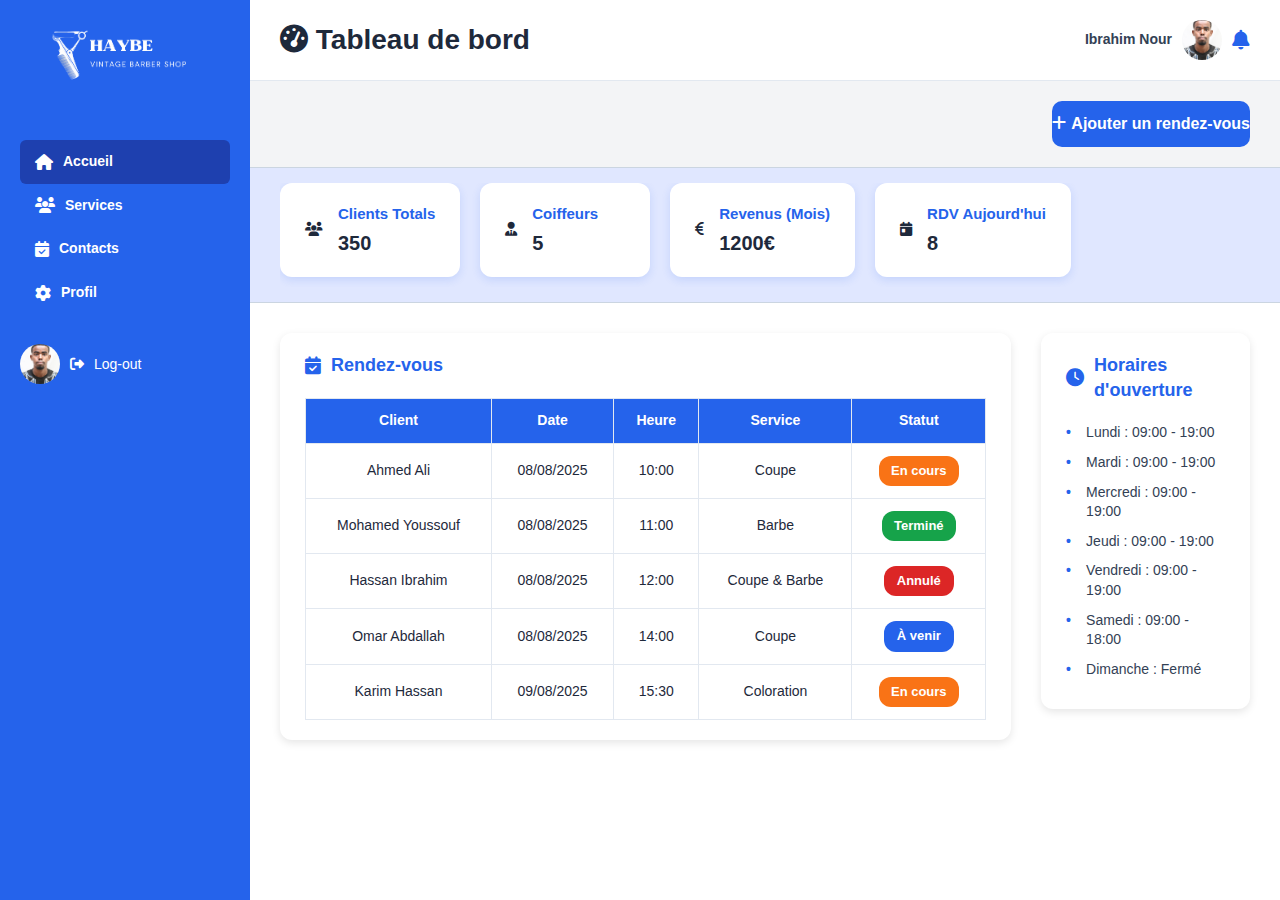
<file: index.html>
<!DOCTYPE html>

<html lang="fr">
  <head>
    <meta charset="utf-8" />
    <meta content="width=device-width, initial-scale=1" name="viewport" />
    <title>HAYBE BARBER - Tableau de Bord</title>
    <link href="style.css" rel="stylesheet" />
    <link
      href="https://cdnjs.cloudflare.com/ajax/libs/font-awesome/6.5.0/css/all.min.css"
      rel="stylesheet"
    />
  </head>
  <body>
    <div class="conteneur">
      <!-- SIDEBAR -->
      <aside class="barre-laterale">
        <div class="section-logo">
          <img
            alt="Logo HAYBE BARBER"
            class="logo"
            src="logoblanhaybe-removebg-preview.png"
          />
        </div>
        <nav class="menu">
          <a class="actif" href="#"><i class="fas fa-home"></i> Accueil</a>
          <a href="#"><i class="fas fa-users"></i> Services</a>
          <a href="#"><i class="fas fa-calendar-check"></i>Contacts</a>
          <a href="#"><i class="fas fa-cog"></i> Profil</a>
        </nav>
        <div class="pied-barre-laterale">
          <div class="infos-utilisateur-barre-laterale">
            <img alt="Admin" class="photo-utilisateur" src="ibra.jpg" />
            <i class="fa-solid fa-right-from-bracket"></i>Log-out
          </div>
        </div>
      </aside>
      <!-- MAIN CONTENT -->
      <main class="principal">
        <!-- HEADER -->
        <header class="entete">
          <div class="entete-gauche">
            <h1><i class="fas fa-tachometer-alt"></i> Tableau de bord</h1>
          </div>
          <div class="entete-droite">
            <div class="infos-utilisateur">
              <span class="nom-utilisateur">Ibrahim Nour</span>
              <img alt="Admin" class="photo-utilisateur" src="ibra.jpg" />
              <i class="fas fa-bell icone-notification"></i>
            </div>
          </div>
        </header>
        <!-- BOUTON AJOUTER RDV -->
        <section class="barre-action-haut">
          <button class="bouton bouton-ajouter-rdv">
            <i class="fas fa-plus"></i> Ajouter un rendez-vous
          </button>
        </section>
        <!-- STATS BAR -->
        <section class="barre-statistiques">
          <div class="cartes-statistiques">
            <div class="carte">
              <div class="icone-carte bleu"><i class="fas fa-users"></i></div>
              <div>
                <h3>Clients Totals</h3>
                <p>350</p>
              </div>
            </div>
            <div class="carte">
              <div class="icone-carte bleu">
                <i class="fas fa-user-tie"></i>
              </div>
              <div>
                <h3>Coiffeurs</h3>
                <p>5</p>
              </div>
            </div>
            <div class="carte">
              <div class="icone-carte bleu">
                <i class="fas fa-euro-sign"></i>
              </div>
              <div>
                <h3>Revenus (Mois)</h3>
                <p>1200€</p>
              </div>
            </div>
            <div class="carte">
              <div class="icone-carte bleu">
                <i class="fas fa-calendar-day"></i>
              </div>
              <div>
                <h3>RDV Aujourd'hui</h3>
                <p>8</p>
              </div>
            </div>
          </div>
        </section>
        <!-- CONTENT COLUMNS -->
        <section class="colonnes-contenu">
          <!-- TABLE RDV -->
          <section class="rdv">
            <h2><i class="fas fa-calendar-check"></i> Rendez-vous</h2>
            <table>
              <thead>
                <tr>
                  <th>Client</th>
                  <th>Date</th>
                  <th>Heure</th>
                  <th>Service</th>
                  <th>Statut</th>
                </tr>
              </thead>
              <tbody>
                <tr>
                  <td>Ahmed Ali</td>
                  <td>08/08/2025</td>
                  <td>10:00</td>
                  <td>Coupe</td>
                  <td><span class="statut en-cours">En cours</span></td>
                </tr>
                <tr>
                  <td>Mohamed Youssouf</td>
                  <td>08/08/2025</td>
                  <td>11:00</td>
                  <td>Barbe</td>
                  <td><span class="statut termine">Terminé</span></td>
                </tr>
                <tr>
                  <td>Hassan Ibrahim</td>
                  <td>08/08/2025</td>
                  <td>12:00</td>
                  <td>Coupe &amp; Barbe</td>
                  <td><span class="statut annule">Annulé</span></td>
                </tr>
                <tr>
                  <td>Omar Abdallah</td>
                  <td>08/08/2025</td>
                  <td>14:00</td>
                  <td>Coupe</td>
                  <td><span class="statut a-venir">À venir</span></td>
                </tr>
                <tr>
                  <td>Karim Hassan</td>
                  <td>09/08/2025</td>
                  <td>15:30</td>
                  <td>Coloration</td>
                  <td><span class="statut en-cours">En cours</span></td>
                </tr>
              </tbody>
            </table>
          </section>
          <!-- HORAIRES -->
          <section class="horaires-ouverture">
            <h2><i class="fas fa-clock"></i> Horaires d'ouverture</h2>
            <ul>
              <li>Lundi : 09:00 - 19:00</li>
              <li>Mardi : 09:00 - 19:00</li>
              <li>Mercredi : 09:00 - 19:00</li>
              <li>Jeudi : 09:00 - 19:00</li>
              <li>Vendredi : 09:00 - 19:00</li>
              <li>Samedi : 09:00 - 18:00</li>
              <li>Dimanche : Fermé</li>
            </ul>
          </section>
        </section>
      </main>
    </div>
  </body>
</html>
</file>
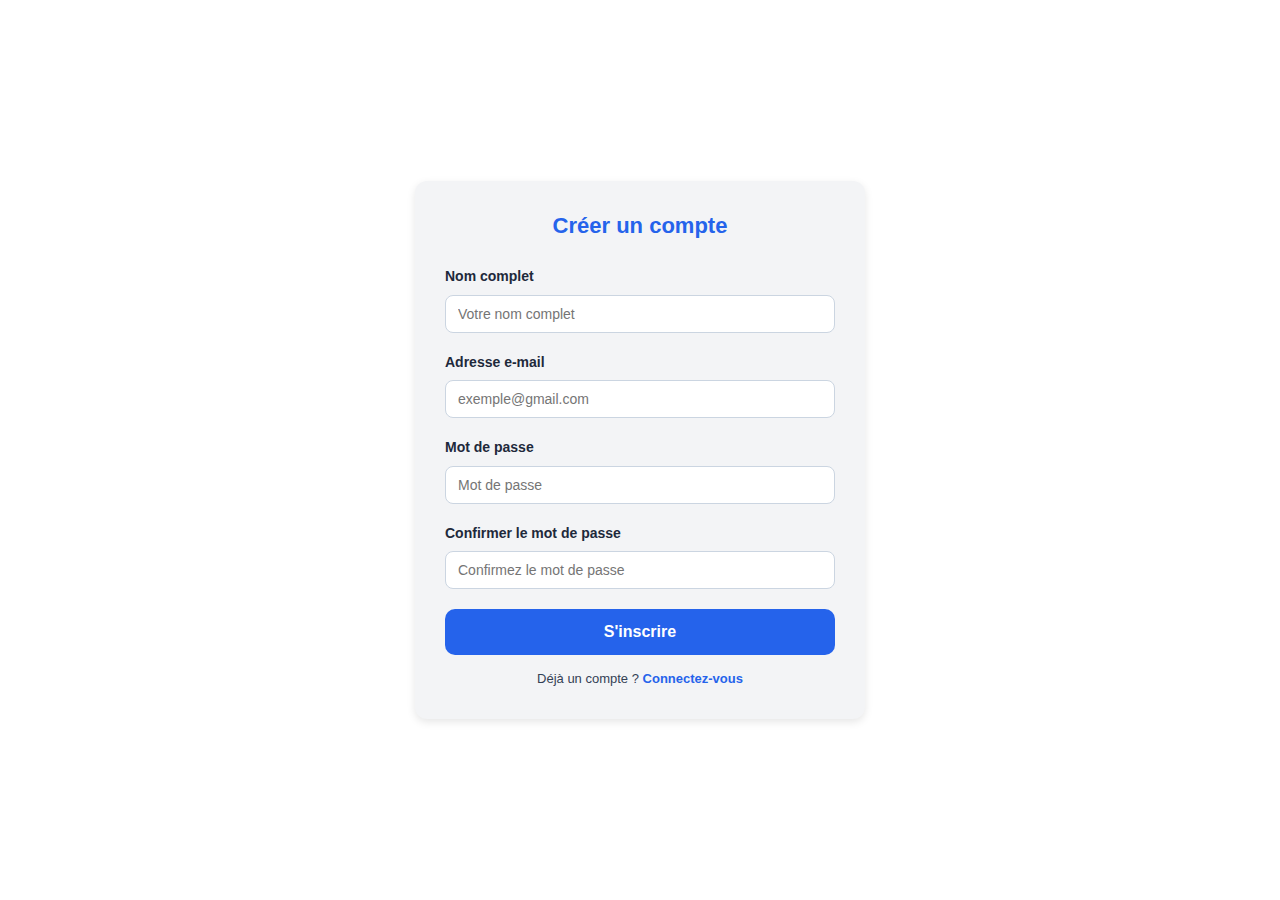
<file: inscription.html>
<!DOCTYPE html>
<html lang="fr">
  <head>
    <meta charset="utf-8" />
    <meta content="width=device-width, initial-scale=1" name="viewport" />
    <title>HAYBE BARBER - Inscription</title>
    <link href="style.css" rel="stylesheet" />
    <link
      href="https://cdnjs.cloudflare.com/ajax/libs/font-awesome/6.5.0/css/all.min.css"
      rel="stylesheet"
    />
  </head>
  <body>
    
      <!-- MAIN CONTENT -->
      <main class="principale">
        <form class="inscription-form" action="#" method="post">
          <h2>Créer un compte</h2>
          <label for="nom">Nom complet</label>
          <input
            type="text"
            id="nom"
            name="nom"
            placeholder="Votre nom complet"
            required
          />

          <label for="email">Adresse e-mail</label>
          <input
            type="email"
            id="email"
            name="email"
            placeholder="exemple@gmail.com"
            required
          />

          <label for="password">Mot de passe</label>
          <input
            type="password"
            id="password"
            name="password"
            placeholder="Mot de passe"
            required
          />

          <label for="password2">Confirmer le mot de passe</label>
          <input
            type="password"
            id="password2"
            name="password2"
            placeholder="Confirmez le mot de passe"
            required
          />

          <button type="submit">S'inscrire</button>

          <p class="link-connexion">
            Déjà un compte ? <a href="index.html">Connectez-vous</a>
          </p>
        </form>
      </main>
    </div>
  </body>
</html>
</file>
<file: style.css>
* {
  margin: 0;
  padding: 0;
  box-sizing: border-box;
}

body {
  font-family: "Verdana", Tahoma, Geneva, sans-serif;
  background: #f9fafb;
  color: #1e293b;
  font-size: 14px;
  line-height: 1.4;
}

/* CONTAINER */
.conteneur {
  display: grid;
  grid-template-columns: 250px 1fr;
  min-height: 100vh;
}

/* SIDEBAR */
.barre-laterale {
  background-color: #2563eb;
  color: white;
  display: flex;
  flex-direction: column;
  padding: 20px;
  gap: 30px;
}

.section-logo {
  display: flex;
  align-items: center;
  gap: 10px;
  margin-bottom: 20px;
}

.logo {
  height: 70px;
  width: auto;
}

.section-logo h2 {
  font-size: 22px;
  font-weight: 700;
}

.menu a {
  display: flex;
  align-items: center;
  gap: 10px;
  color: white;
  padding: 12px 15px;
  text-decoration: none;
  border-radius: 6px;
  font-weight: 600;
  transition: background 0.3s ease;
}

.menu a:hover,
.menu a.actif {
  background-color: #1e40af;
}

.menu a i {
  font-size: 16px;
}

.barre-laterale-footer {
  margin-top: auto;
  border-top: 1px solid rgba(255, 255, 255, 0.3);
  padding-top: 15px;
}

.pied-barre-laterale a {
  text-decoration: none;
  color: white;
  font-weight: bolder;
}

.infos-utilisateur-barre-laterale {
  display: flex;
  align-items: center;
  gap: 10px;
}

.infos-utilisateur-barre-laterale .photo-utilisateur {
  height: 40px;
  width: 40px;
  border-radius: 50%;
  object-fit: cover;
}

/* MAIN */
.principal {
  background: white;
  display: flex;
  flex-direction: column;
  min-height: 100vh;
}

/* HEADER */
.entete {
  display: flex;
  justify-content: space-between;
  align-items: center;
  padding: 20px 30px;
  border-bottom: 1px solid #e2e8f0;
  background: white;
}

.entete-left h1 {
  font-size: 24px;
  color: #2563eb;
  display: flex;
  align-items: center;
  gap: 10px;
  font-weight: 700;
}

.entete-right {
  display: flex;
  align-items: center;
  gap: 15px;
}

.infos-utilisateur {
  display: flex;
  align-items: center;
  gap: 10px;
}

.nom-utilisateur {
  font-weight: 600;
  color: #334155;
}

.photo-utilisateur {
  height: 40px;
  width: 40px;
  border-radius: 50%;
  object-fit: cover;
}

.icone-notification {
  font-size: 20px;
  color: #2563eb;
  cursor: pointer;
}

/* TOP ACTION BAR - BOUTON AJOUTER */
.barre-action-haut {
  display: flex;
  justify-content: flex-end;
  padding: 20px 30px 20px 30px;
  background: #f3f4f6;
  border-bottom: 1px solid #cbd5e1;
}

.bouton-ajouter-rdv {
  background-color: #2563eb;
  border: none;
  color: white;
  padding: 22px 22px;
  font-weight: 700;
  font-size: 15px;
  border-radius: 10px;
  cursor: pointer;
  white-space: nowrap;
  transition: background-color 0.3s ease;
}

.bouton-ajouter-rdv:hover {
  background-color: #1e40af;
  box-shadow: 0 0 8px rgba(37, 99, 235, 0.7);
}

/* STATS BAR */
.barre-statistiques {
  display: flex;
  justify-content: flex-start;
  align-items: center;
  padding: 15px 30px;
  background: #e0e7ff;
  gap: 20px;
  border-bottom: 1px solid #cbd5e1;
  overflow-x: auto;
  /* faire en sorte de garder toute la largeur */
  width: 100%;
  flex-wrap: nowrap; /* important : eviter que les cartes passer en colonne */
}

.cartes-statistiques {
  display: flex;
  flex-direction: row !important; /* forcer la ligne */
  gap: 20px;
  width: 100%;
  overflow-x: auto; /* permet de scroller si trop large */
  padding-bottom: 10px;
}

.carte {
  min-width: 170px;
  background: white;
  padding: 20px 25px;
  border-radius: 12px;
  display: flex;
  align-items: center;
  gap: 15px;
  box-shadow: 0 3px 8px rgb(37 99 235 / 0.15);
  transition: box-shadow 0.3s ease;
  flex-shrink: 0; /* ne pas réduire la carte */
}

.carte:hover {
  box-shadow: 0 5px 15px rgb(37 99 235 / 0.3);
}

.carte-icon {
  font-size: 28px;
  padding: 15px;
  background: #2563eb;
  color: white;
  border-radius: 50%;
  min-width: 58px;
  text-align: center;
}

.carte h3 {
  font-weight: 600;
  color: #2563eb;
  margin-bottom: 5px;
  font-size: 15px;
}

.carte p {
  font-size: 20px;
  font-weight: 700;
  color: #1e293b;
}

/* CONTENT COLUMNS */
.colonnes-contenu {
  display: grid;
  grid-template-columns: 3.5fr 1fr; /* tableau 75%, horaires 25% */
  gap: 30px;
  padding: 30px;
}

/* APPOINTMENTS TABLE */
.rdv {
  background: white;
  border-radius: 12px;
  padding: 20px 25px;
  box-shadow: 0 3px 8px rgb(0 0 0 / 0.1);
  overflow-x: auto;
}

.rdv h2 {
  color: #2563eb;
  margin-bottom: 20px;
  font-weight: 700;
  display: flex;
  align-items: center;
  gap: 10px;
  font-size: 18px;
}

table {
  width: 100%;
  border-collapse: collapse;
  font-size: 14px;
  min-width: 600px;
}

thead tr {
  background: #2563eb;
  color: white;
}

th,
td {
  padding: 12px 15px;
  border: 1px solid #e2e8f0;
  text-align: center;
}

tbody tr:hover {
  background-color: #f1f5f9;
}

.statut {
  padding: 6px 12px;
  border-radius: 12px;
  color: white;
  font-weight: 600;
  font-size: 13px;
  display: inline-block;
  min-width: 70px;
}

.statut.en-cours {
  background-color: #f97316; /* orange */
}

.statut.termine {
  background-color: #16a34a; /* vert */
}

.statut.annule {
  background-color: #dc2626; /* rouge */
}

.statut.a-venir {
  background-color: #2563eb; /* bleu */
}

/* heur d'ouverture */
.horaires-ouverture {
  background: white;
  border-radius: 12px;
  padding: 20px 25px;
  box-shadow: 0 3px 8px rgb(0 0 0 / 0.1);
  font-size: 14px;
  color: #334155;
  height: fit-content;
}

.horaires-ouverture h2 {
  color: #2563eb;
  font-weight: 700;
  margin-bottom: 20px;
  display: flex;
  align-items: center;
  gap: 10px;
  font-size: 18px;
}

.horaires-ouverture ul {
  list-style: none;
}

.horaires-ouverture ul li {
  margin-bottom: 10px;
  padding-left: 20px;
  position: relative;
}

.horaires-ouverture ul li::before {
  content: "•";
  position: absolute;
  left: 0;
  color: #2563eb;
  font-weight: bold;
}

/* Styles spécifiques à la page Profil */

.contenu-page {
  display: flex;
  flex-direction: column;
  align-items: center;
  padding: 30px;
  gap: 30px;
}
.form-profil {
  width: 100%;
  max-width: 400px;
}
.photo-profil-section {
  text-align: center;
}
.photo-profil-section img {
  width: 120px;
  height: 120px;
  border-radius: 50%;
  object-fit: cover;
  margin-bottom: 10px;
  border: 3px solid #2563eb;
}
.photo-profil-section input[type="file"] {
  display: block;
  margin: 0 auto;
  text-align: center;
}

.contenu-page {
  padding: 30px;
}

.contenu-page h2 {
  color: #2563eb;
  font-weight: 700;
  margin-bottom: 25px;
  font-size: 22px;
}

form.form-profil {
  display: flex;
  flex-direction: column;
  gap: 15px;
  max-width: 400px;
}

form.form-profil input[type="text"],
form.form-profil input[type="email"],
form.form-profil input[type="password"] {
  padding: 10px;
  border: 1px solid #ccc;
  border-radius: 5px;
  font-size: 14px;
  transition: border-color 0.3s ease;
}

form.form-profil input[type="text"]:focus,
form.form-profil input[type="email"]:focus,
form.form-profil input[type="password"]:focus {
  border-color: #2563eb;
  outline: none;
  box-shadow: 0 0 6px rgba(37, 99, 235, 0.4);
}

form.form-profil button.bouton-ajouter-rdv {
  background-color: #2563eb;
  border: none;
  color: white;
  padding: 14px 0;
  font-weight: 700;
  font-size: 16px;
  border-radius: 10px;
  cursor: pointer;
  transition: background-color 0.3s ease;
}

form.form-profil button.bouton-ajouter-rdv:hover {
  background-color: #1e40af;
  box-shadow: 0 0 8px rgba(37, 99, 235, 0.7);
}

/* Footer */
footer.footer {
  margin-top: auto;
  padding: 15px;
  text-align: center;
  background: #f1f5f9;
  color: #555;
}

/* Style spécifique pour la page inscription */

main.principale {
  padding: 40px 30px;
  background: white;
  min-height: 100vh;
  display: flex;
  justify-content: center;
  align-items: center;
}
form.inscription-form {
  width: 100%;
  max-width: 450px;
  background: #f3f4f6;
  padding: 30px;
  border-radius: 12px;
  box-shadow: 0 3px 8px rgb(0 0 0 / 0.1);
  font-size: 14px;
  color: #1e293b;
}
form.inscription-form h2 {
  color: #2563eb;
  font-weight: 700;
  margin-bottom: 25px;
  text-align: center;
  font-size: 22px;
}
form.inscription-form label {
  display: block;
  margin-bottom: 8px;
  font-weight: 600;
}
form.inscription-form input[type="text"],
form.inscription-form input[type="email"],
form.inscription-form input[type="password"] {
  width: 100%;
  padding: 10px 12px;
  margin-bottom: 20px;
  border: 1px solid #cbd5e1;
  border-radius: 8px;
  font-size: 14px;
  transition: border-color 0.3s ease;
}
form.inscription-form input[type="text"]:focus,
form.inscription-form input[type="email"]:focus,
form.inscription-form input[type="password"]:focus {
  border-color: #2563eb;
  outline: none;
  box-shadow: 0 0 6px rgba(37, 99, 235, 0.4);
}
form.inscription-form button {
  background-color: #2563eb;
  color: white;
  border: none;
  padding: 14px 0;
  width: 100%;
  font-weight: 700;
  font-size: 16px;
  border-radius: 10px;
  cursor: pointer;
  transition: background-color 0.3s ease;
}
form.inscription-form button:hover {
  background-color: #1e40af;
  box-shadow: 0 0 8px rgba(37, 99, 235, 0.7);
}
form.inscription-form .link-connexion {
  margin-top: 15px;
  text-align: center;
  font-size: 13px;
  color: #334155;
}
form.inscription-form .link-connexion a {
  color: #2563eb;
  text-decoration: none;
  font-weight: 600;
}
form.inscription-form .link-connexion a:hover {
  text-decoration: underline;
}

/* Styles spécifiques à la page Contacts */

.contenu-page {
  padding: 30px;
}

.contenu-page h2 {
  color: #2563eb;
  font-weight: 700;
  margin-bottom: 25px;
  font-size: 22px;
}

.contenu-page form {
  display: flex;
  flex-direction: column;
  gap: 15px;
  max-width: 400px;
}

.contenu-page form input[type="text"],
.contenu-page form input[type="email"],
.contenu-page form textarea {
  padding: 10px;
  border: 1px solid #ccc;
  border-radius: 5px;
  font-size: 14px;
  resize: vertical;
  transition: border-color 0.3s ease;
}

.contenu-page form input[type="text"]:focus,
.contenu-page form input[type="email"]:focus,
.contenu-page form textarea:focus {
  border-color: #2563eb;
  outline: none;
  box-shadow: 0 0 6px rgba(37, 99, 235, 0.4);
}

.bouton-ajouter-rdv {
  background-color: #2563eb;
  border: none;
  color: white;
  padding: 14px 0;
  font-weight: 700;
  font-size: 16px;
  border-radius: 10px;
  cursor: pointer;
  transition: background-color 0.3s ease;
}

.bouton-ajouter-rdv:hover {
  background-color: #1e40af;
  box-shadow: 0 0 8px rgba(37, 99, 235, 0.7);
}

/* Footer style */

footer.footer {
  margin-top: auto;
  padding: 15px;
  text-align: center;
  background: #f1f5f9;
  color: #555;
}

.caracteristiques {
  padding: 30px;
  background: #f9fafb;
  border-radius: 12px;
  margin-top: 40px;
}

.caracteristiques h2 {
  color: #2563eb;
  font-weight: 700;
  margin-bottom: 25px;
  font-size: 22px;
}

.caracteristiques-list {
  display: flex;
  gap: 30px;
  flex-wrap: wrap;
  justify-content: center;
}

.caracteristique {
  background: white;
  border-radius: 12px;
  box-shadow: 0 3px 8px rgba(0, 0, 0, 0.1);
  padding: 20px;
  max-width: 250px;
  text-align: center;
  flex: 1 1 250px;
}

.caracteristique img {
  width: 100%;
  border-radius: 12px;
  margin-bottom: 15px;
  object-fit: cover;
  height: 160px;
}

.caracteristique h3 {
  color: #2563eb;
  margin-bottom: 10px;
  font-weight: 600;
}

.caracteristique p {
  font-size: 14px;
  color: #334155;
}

/* RESPONSIVE */
/* 📱 Tablettes : largeur <= 1024px */
@media screen and (max-width: 1024px) {
  .conteneur {
    grid-template-columns: 70px 1fr; /* Sidebar plus petite */
  }

  .menu a span {
    display: none; /* Cacher le texte, ne laisser que les icônes */
  }

  .form-profil {
    max-width: 80%;
  }
}

/* 📱 Mobiles : largeur <= 700px */
@media screen and (max-width: 700px) {
  .conteneur {
    grid-template-columns: 1fr; /* Sidebar en haut */
  }

  .barre-laterale {
    flex-direction: row;
    justify-content: space-between;
    align-items: center;
    padding: 10px;
    height: auto;
  }

  .menu {
    display: flex;
    gap: 10px;
  }

  .form-profil {
    max-width: 100%;
  }

  table {
    display: block;
    overflow-x: auto;
    white-space: nowrap;
  }
}
</file>
